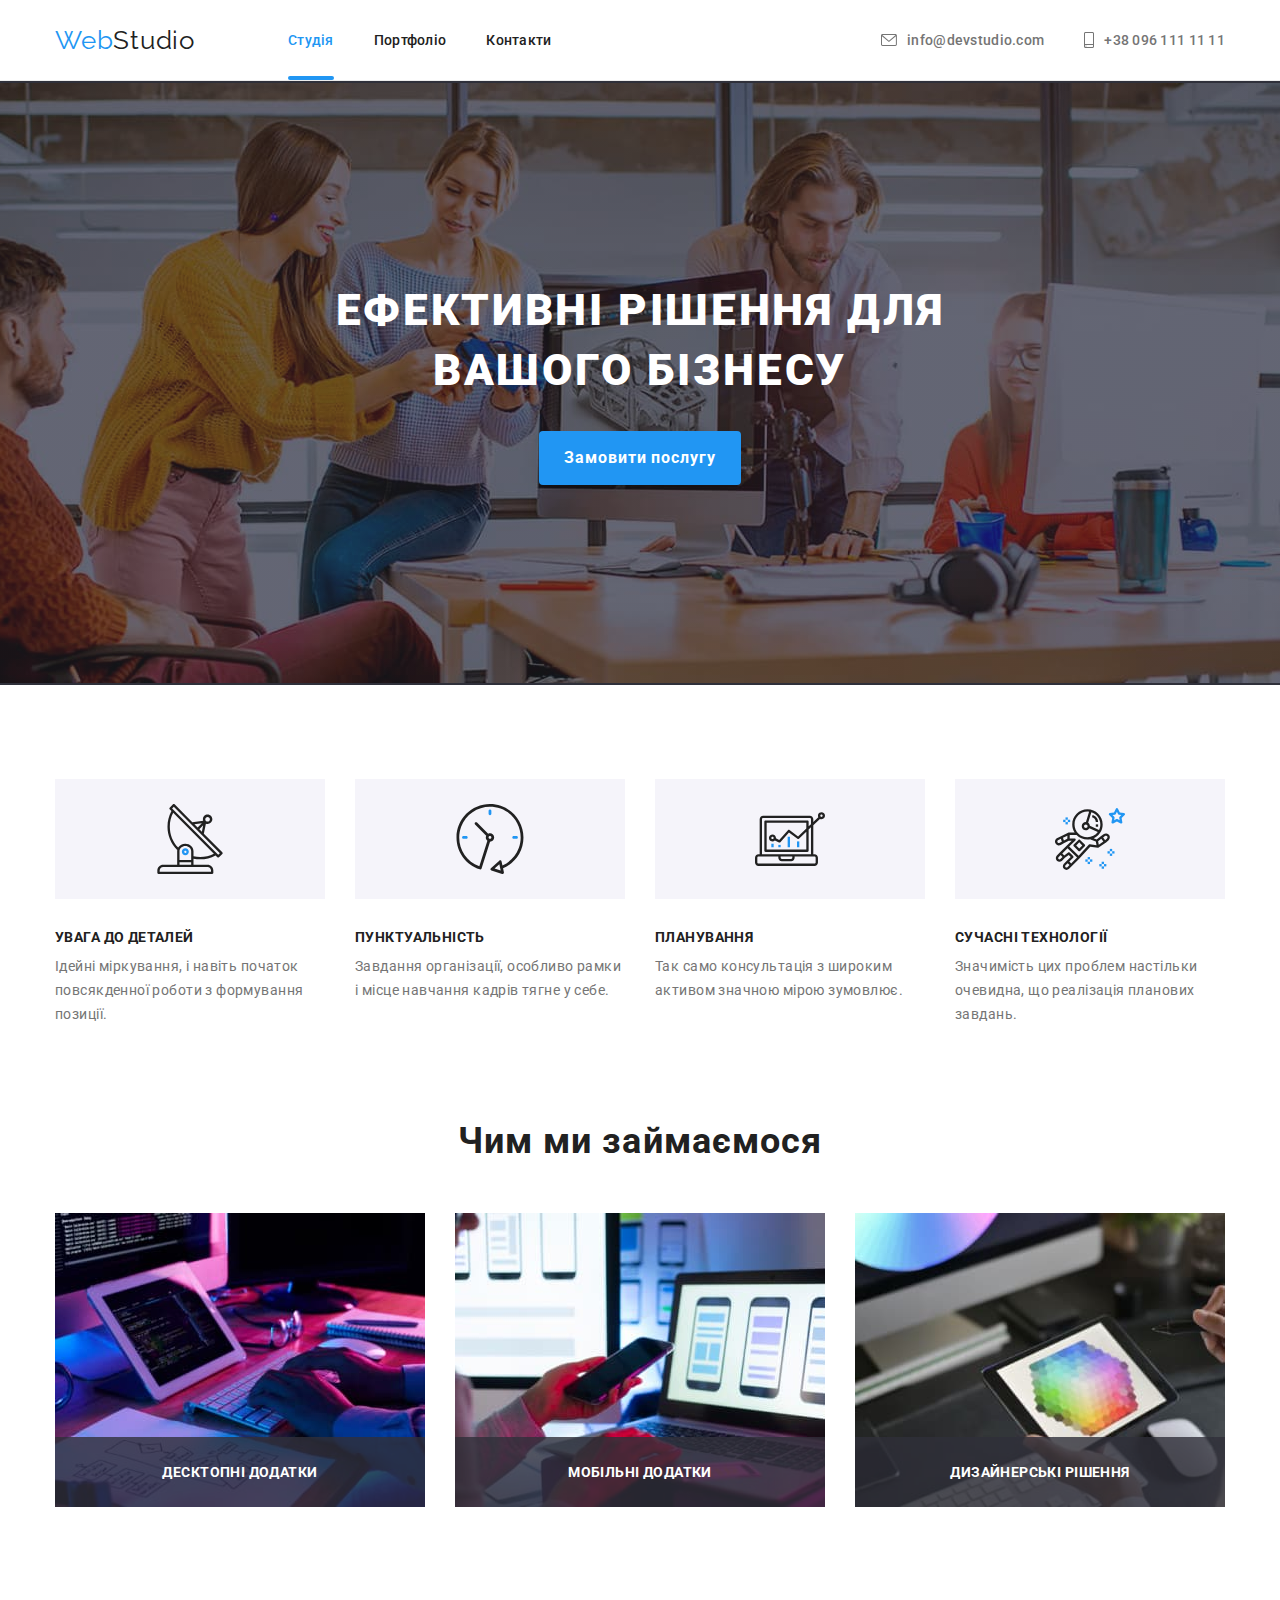
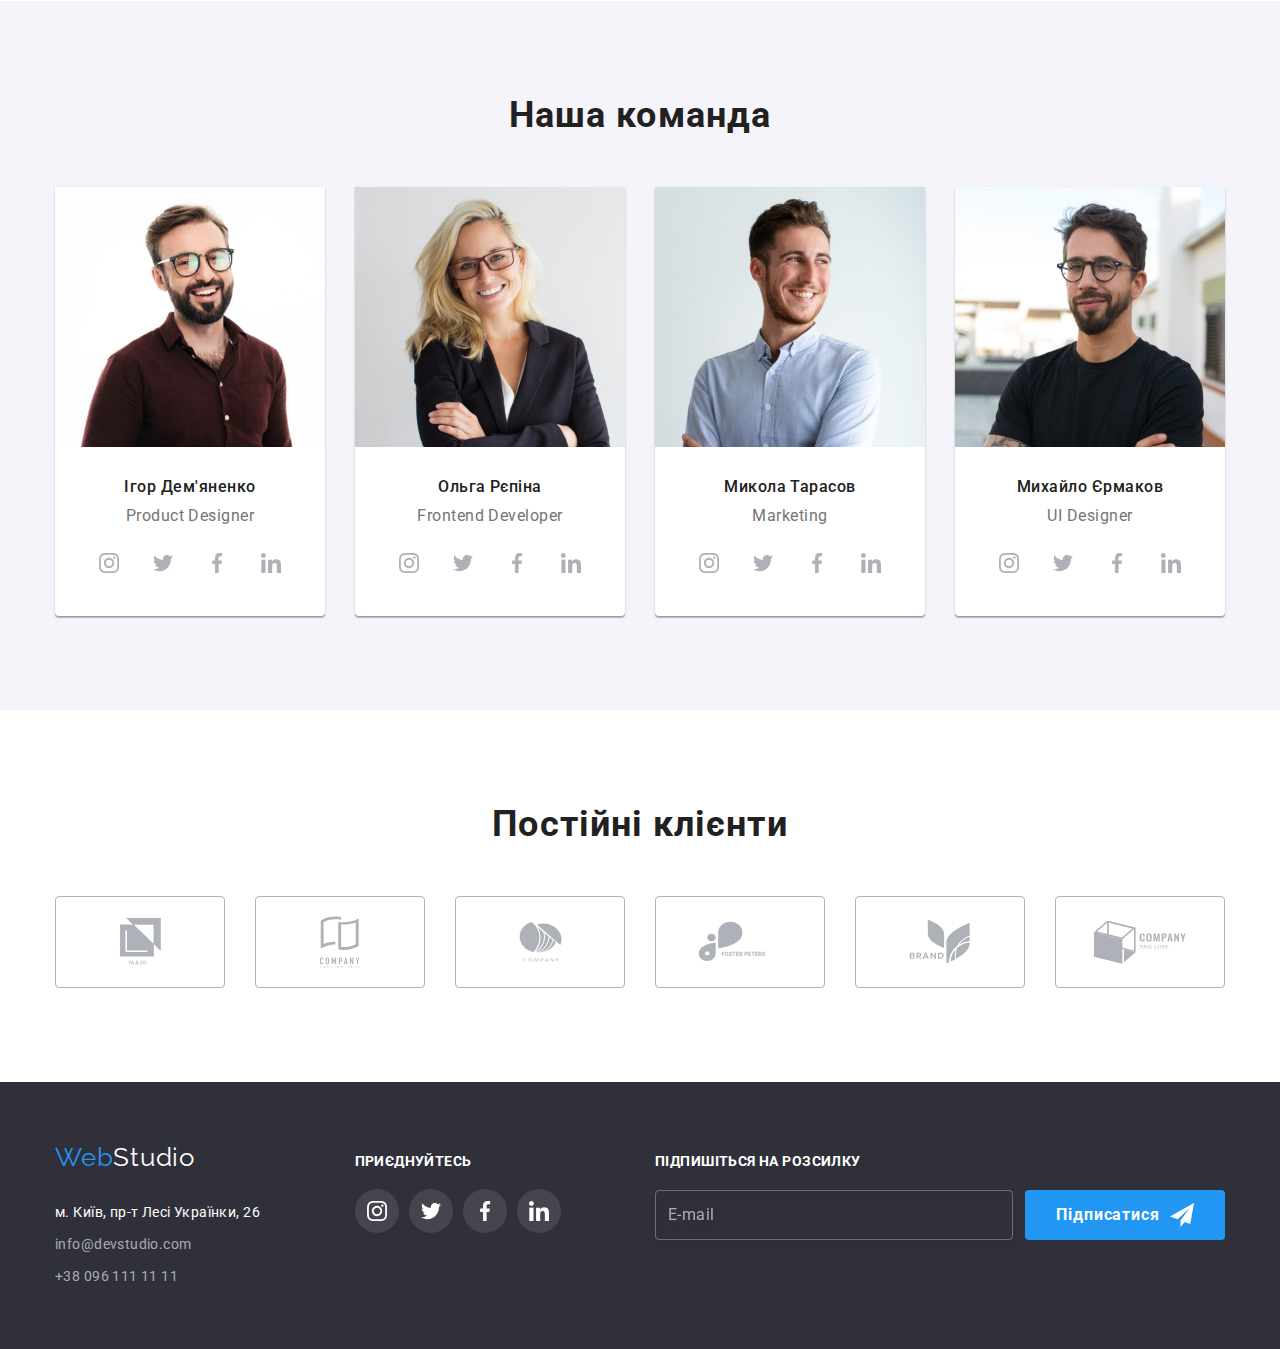
<file: index.html>
<!DOCTYPE html>
<html lang="uk">
  <head>
    <meta charset="UTF-8" />
    <meta http-equiv="X-UA-Compatible" content="IE=edge" />
    <meta name="viewport" content="width=device-width, initial-scale=1.0" />
    <title>Студія</title>
    <link rel="preconnect" href="https://fonts.googleapis.com" />
    <link rel="preconnect" href="https://fonts.gstatic.com" crossorigin />
    <link
      href="https://fonts.googleapis.com/css2?family=Raleway:wght@700&family=Roboto:wght@400;500;700;900&display=swap"
      rel="stylesheet"
    />
    <link
      rel="stylesheet"
      href="https://cdnjs.cloudflare.com/ajax/libs/modern-normalize/1.1.0/modern-normalize.min.css"
    />
    <link rel="stylesheet" href="./css/styles.css" />
    <link
      rel="stylesheet"
      href="https://cdnjs.cloudflare.com/ajax/libs/animate.css/4.1.1/animate.min.css"
    />
  </head>
  <body>
    <header class="page-header">
      <div class="header-wrapper">
        <div class="container header">
          <nav class="site-nav">
            <a href="/" class="logo-link"> <span class="logo-accent">Web</span>Studio </a>

            <ul class="site-nav list">
              <li class="item"><a href="./index.html" class="current nav-link">Студія</a></li>
              <li class="item"><a href="./portfolio.html" class="nav-link">Портфоліо</a></li>
              <li class="item"><a href="#" class="nav-link">Контакти</a></li>
            </ul>
          </nav>

          <ul class="contacts list">
            <li class="contacts-item">
              <a href="mailto:info@devstudio.com" class="nav-link contacts">
                <svg width="16" height="12" class="contacts-icon">
                  <use href="./images/icons.svg#icon-envelope"></use>
                </svg>
                info@devstudio.com</a
              >
            </li>

            <li class="contacts-item">
              <a href="tel:+380961111111" class="nav-link contacts">
                <svg class="contacts-icon" width="10" height="16">
                  <use href="./images/icons.svg#icon-smartphone"></use>
                </svg>

                +38 096 111 11 11</a
              >
            </li>
          </ul>
        </div>
      </div>
    </header>

    <main>
      <section class="section hero">
        <h1 class="hero-title">
          Ефективні рішення для <br />
          вашого бізнесу
        </h1>
        <button type="button" data-modal-open class="button hero">Замовити послугу</button>
      </section>

      <section class="section qualities">
        <div class="container">
          <h2 class="visually-hidden">Наші цінності</h2>

          <ul class="qualities list">
            <li class="quality-item">
              <div class="quality-display">
                <svg class="quality-icon" height="70" width="70">
                  <use href="./images/icons.svg#icon-antenna1"></use>
                </svg>
              </div>
              <h3 class="quality-title">УВАГА ДО ДЕТАЛЕЙ</h3>
              <p class="quality-text">
                Ідейні міркування, і навіть початок повсякденної роботи з формування позиції.
              </p>
            </li>
            <li class="quality-item">
              <div class="quality-display">
                <svg class="quality-icon" height="70" width="70">
                  <use href="./images/icons.svg#icon-clock1"></use>
                </svg>
              </div>
              <h3 class="quality-title">ПУНКТУАЛЬНІСТЬ</h3>
              <p class="quality-text">
                Завдання організації, особливо рамки і місце навчання кадрів тягне у себе.
              </p>
            </li>
            <li class="quality-item">
              <div class="quality-display">
                <svg class="quality-icon" height="70" width="70">
                  <use href="./images/icons.svg#icon-diagram1"></use>
                </svg>
              </div>
              <h3 class="quality-title">ПЛАНУВАННЯ</h3>
              <p class="quality-text">
                Так само консультація з широким активом значною мірою зумовлює.
              </p>
            </li>
            <li class="quality-item">
              <div class="quality-display">
                <svg class="quality-icon" height="70" width="70">
                  <use href="./images/icons.svg#icon-astronaut1"></use>
                </svg>
              </div>
              <h3 class="quality-title">СУЧАСНІ ТЕХНОЛОГІЇ</h3>
              <p class="quality-text">
                Значимість цих проблем настільки очевидна, що реалізація планових завдань.
              </p>
            </li>
          </ul>
        </div>
      </section>

      <section class="section activities">
        <div class="container">
          <h2 class="section-title">Чим ми займаємося</h2>
          <ul class="activities list">
            <li class="activities item">
              <div class="activities-wrapper">
                <img src="./images/img1.jpg" alt="Десктопні додатки" width="370" />
                <div class="activities-overlay">
                  <p>Десктопні додатки</p>
                </div>
              </div>
            </li>
            <li class="activities item">
              <div class="activities-wrapper">
                <img src="./images/img2.jpg" alt="Мобільні додатки" width="370" />
                <div class="activities-overlay">
                  <p>Мобільні додатки</p>
                </div>
              </div>
            </li>
            <li class="activities item">
              <div class="activities-wrapper">
                <img src="./images/img3.jpg" alt="Дизайнерські рішення" width="370" />
                <div class="activities-overlay">
                  <p>Дизайнерські рішення</p>
                </div>
              </div>
            </li>
          </ul>
        </div>
      </section>

      <section class="section team">
        <div class="container">
          <h2 class="section-title">Наша команда</h2>

          <ul class="cards list">
            <li class="item">
              <img src="./images/team1.jpg" alt="Фото Ігора Дем'яненко" width="270" />
              <div class="card content">
                <h3 class="card-title">Ігор Дем'яненко</h3>
                <p class="card-text">Product Designer</p>
                <ul class="socials list">
                  <li class="socials-item">
                    <a href="#" class="socials-link">
                      <svg width="20" height="20" class="socials-icon">
                        <use href="./images/icons.svg#icon-instagram"></use>
                      </svg>
                    </a>
                  </li>
                  <li class="socials-item">
                    <a href="#" class="socials-link">
                      <svg width="20" height="20" class="socials-icon">
                        <use href="./images/icons.svg#icon-twitter"></use>
                      </svg>
                    </a>
                  </li>
                  <li class="socials-item">
                    <a href="#" class="socials-link">
                      <svg width="20" height="20" class="socials-icon">
                        <use href="./images/icons.svg#icon-facebook"></use>
                      </svg>
                    </a>
                  </li>
                  <li class="socials-item">
                    <a href="#" class="socials-link">
                      <svg width="20" height="20" class="socials-icon">
                        <use href="./images/icons.svg#icon-linkedin"></use>
                      </svg>
                    </a>
                  </li>
                </ul>
              </div>
            </li>
            <li class="item">
              <img src="./images/team2.jpg" alt="Фото Ольги Рєпіної" width="270" />
              <div class="card content">
                <h3 class="card-title">Ольга Рєпіна</h3>
                <p class="card-text">Frontend Developer</p>
                <ul class="socials list">
                  <li class="socials-item">
                    <a href="#" class="socials-link">
                      <svg width="20" height="20" class="socials-icon">
                        <use href="./images/icons.svg#icon-instagram"></use>
                      </svg>
                    </a>
                  </li>
                  <li class="socials-item">
                    <a href="#" class="socials-link">
                      <svg width="20" height="20" class="socials-icon">
                        <use href="./images/icons.svg#icon-twitter"></use>
                      </svg>
                    </a>
                  </li>
                  <li class="socials-item">
                    <a href="#" class="socials-link">
                      <svg width="20" height="20" class="socials-icon">
                        <use href="./images/icons.svg#icon-facebook"></use>
                      </svg>
                    </a>
                  </li>
                  <li class="socials-item">
                    <a href="#" class="socials-link">
                      <svg width="20" height="20" class="socials-icon">
                        <use href="./images/icons.svg#icon-linkedin"></use>
                      </svg>
                    </a>
                  </li>
                </ul>
              </div>
            </li>
            <li class="item">
              <img src="./images/team3.jpg" alt="Фото Миколи Тарасова" width="270" />
              <div class="card content">
                <h3 class="card-title">Микола Тарасов</h3>
                <p class="card-text">Marketing</p>
                <ul class="socials list">
                  <li class="socials-item">
                    <a href="#" class="socials-link">
                      <svg width="20" height="20" class="socials-icon">
                        <use href="./images/icons.svg#icon-instagram"></use>
                      </svg>
                    </a>
                  </li>
                  <li class="socials-item">
                    <a href="#" class="socials-link">
                      <svg width="20" height="20" class="socials-icon">
                        <use href="./images/icons.svg#icon-twitter"></use>
                      </svg>
                    </a>
                  </li>
                  <li class="socials-item">
                    <a href="#" class="socials-link">
                      <svg width="20" height="20" class="socials-icon">
                        <use href="./images/icons.svg#icon-facebook"></use>
                      </svg>
                    </a>
                  </li>
                  <li class="socials-item">
                    <a href="#" class="socials-link">
                      <svg width="20" height="20" class="socials-icon">
                        <use href="./images/icons.svg#icon-linkedin"></use>
                      </svg>
                    </a>
                  </li>
                </ul>
              </div>
            </li>
            <li class="item">
              <img src="./images/team4.jpg" alt="Фото Михайла Єрмакова" width="270" />
              <div class="card content">
                <h3 class="card-title">Михайло Єрмаков</h3>
                <p class="card-text">UI Designer</p>
                <ul class="socials list">
                  <li class="socials-item">
                    <a href="#" class="socials-link">
                      <svg width="20" height="20" class="socials-icon">
                        <use href="./images/icons.svg#icon-instagram"></use>
                      </svg>
                    </a>
                  </li>
                  <li class="socials-item">
                    <a href="#" class="socials-link">
                      <svg width="20" height="20" class="socials-icon">
                        <use href="./images/icons.svg#icon-twitter"></use>
                      </svg>
                    </a>
                  </li>
                  <li class="socials-item">
                    <a href="#" class="socials-link">
                      <svg width="20" height="20" class="socials-icon">
                        <use href="./images/icons.svg#icon-facebook"></use>
                      </svg>
                    </a>
                  </li>
                  <li class="socials-item">
                    <a href="#" class="socials-link">
                      <svg width="20" height="20" class="socials-icon">
                        <use href="./images/icons.svg#icon-linkedin"></use>
                      </svg>
                    </a>
                  </li>
                </ul>
              </div>
            </li>
          </ul>
        </div>
      </section>

      <section class="section">
        <div class="container">
          <h2 class="section-title">Постійні клієнти</h2>
          <ul class="clients list">
            <li class="clients-item">
              <a href="#" class="clients-link">
                <svg class="clients-logo" width="41" height="46.7">
                  <use href="./images/icons.svg#icon-logo1"></use></svg
              ></a>
            </li>
            <li class="clients-item">
              <a href="#" class="clients-link"
                ><svg class="clients-logo" width="40" height="52">
                  <use href="./images/icons.svg#icon-logo2"></use></svg
              ></a>
            </li>
            <li class="clients-item">
              <a href="#" class="clients-link"
                ><svg class="clients-logo" width="43" height="41">
                  <use href="./images/icons.svg#icon-logo3"></use></svg
              ></a>
            </li>
            <li class="clients-item">
              <a href="#" class="clients-link"
                ><svg class="clients-logo" width="84" height="40.6">
                  <use href="./images/icons.svg#icon-logo4"></use></svg
              ></a>
            </li>
            <li class="clients-item">
              <a href="#" class="clients-link"
                ><svg class="clients-logo" width="62" height="45">
                  <use href="./images/icons.svg#icon-logo5"></use></svg
              ></a>
            </li>
            <li class="clients-item">
              <a href="#" class="clients-link"
                ><svg class="clients-logo" width="94" height="44">
                  <use href="./images/icons.svg#icon-logo6"></use></svg
              ></a>
            </li>
          </ul>
        </div>
      </section>
    </main>

    <footer class="page-footer">
      <section class="section footer">
        <div class="container">
          <div class="container-socials">
            <div>
              <a href="/" class="logo-link footer">
                <span class="logo-accent">Web</span><span class="logo-footer">Studio</span>
              </a>

              <address class="address">
                <ul class="address list">
                  <li class="address item">
                    <a
                      href="https://goo.gl/maps/CPtrU1FHBa2aNyZL9"
                      target="_blank"
                      rel="noopener
                    noreferrer nofollow"
                      class="address-link map"
                      >м. Київ, пр-т Лесі Українки, 26</a
                    >
                  </li>
                  <li class="address item">
                    <a href="mailto:info@devstudio.com" class="address-link">info@devstudio.com</a>
                  </li>
                  <li class="address item">
                    <a href="tel:+380961111111" class="address-link">+38 096 111 11 11</a>
                  </li>
                </ul>
              </address>
            </div>

            <div class="socials">
              <span class="footer-socials">приєднуйтесь</span>

              <ul class="socials-secondary list">
                <li class="socials-item">
                  <a href="#" class="socials-link secondary">
                    <svg width="20" height="20" class="socials-icon">
                      <use href="./images/icons.svg#icon-instagram"></use>
                    </svg>
                  </a>
                </li>
                <li class="socials-item">
                  <a href="#" class="socials-link secondary">
                    <svg width="20" height="20" class="socials-icon">
                      <use href="./images/icons.svg#icon-twitter"></use>
                    </svg>
                  </a>
                </li>
                <li class="socials-item">
                  <a href="#" class="socials-link secondary">
                    <svg width="20" height="20" class="socials-icon">
                      <use href="./images/icons.svg#icon-facebook"></use>
                    </svg>
                  </a>
                </li>
                <li class="socials-item">
                  <a href="#" class="socials-link secondary">
                    <svg width="20" height="20" class="socials-icon">
                      <use href="./images/icons.svg#icon-linkedin"></use>
                    </svg>
                  </a>
                </li>
              </ul>
            </div>

            <form class="footer-form">
              <div class="input-wrapper">
                <label for="ad-mail" class="footer-field-label">Підпишіться на розсилку</label>
                <input type="text" class="footer-field-input" id="ad-mail" placeholder="E-mail" />
              </div>
              <div class="button-wrapper">
                <button type="submit" class="footer-submit button">
                  <p>Підписатися</p>
                  <svg class="footer-submit icon" width="24" height="24">
                    <use href="./images/icons.svg#icon-send"></use>
                  </svg>
                </button>
              </div>
            </form>
          </div>
        </div>
      </section>
    </footer>

    <div class="backdrop is-hidden" data-modal>
      <div class="modal">
        <div class="modal-container">
          <button type="button" data-modal-close class="modal-button">
            <svg class="close-icon" width="11" height="11">
              <use href="./images/icons.svg#icon-close"></use>
            </svg>
          </button>
          <h2>Залиште свої дані, ми вам передзвонимо</h2>

          <form name="contact-form" autocomplete="on" class="modal-form">
            <label class="form-field-label" for="user-name">Ім'я</label>
            <div class="form-field">
              <input
                class="form-field-input"
                type="text"
                id="user-name"
                name="user-name"
                required
                title="Значення повинно бути від 2х до 20и, написано кирилицею та мати Ім'я і Фамілію"
                pattern="^[Є-Яа-ї]+\s[Є-Яа-ї]+$"
              />
              <svg class="form-field-icon" width="18" height="18">
                <use href="./images/icons.svg#icon-username"></use>
              </svg>
            </div>

            <label class="form-field-label" for="user-phone">Телефон</label>
            <div class="form-field">
              <input
                class="form-field-input"
                type="tel"
                id="user-phone"
                name="user-phone"
                required
              />
              <svg class="form-field-icon" width="18" height="18">
                <use href="./images/icons.svg#icon-telephone"></use>
              </svg>
            </div>

            <label class="form-field-label" for="user-mail">Пошта</label>
            <div class="form-field">
              <input class="form-field-input" type="email" id="user-mail" name="user-mail" />
              <svg class="form-field-icon" width="18" height="18">
                <use href="./images/icons.svg#icon-email"></use>
              </svg>
            </div>

            <label class="form-field-label" for="user-comment">Коментар</label>
            <textarea
              class="form-field-textarea"
              name="user-comment"
              id="user-comment"
              placeholder="Введіть текст"
            ></textarea>

            <div class="terms checkbox">
              <input
                type="checkbox"
                name="terms-checkbox"
                id="terms-checkbox"
                class="terms-checkbox"
              />
              <svg class="check-icon" width="16" height="15" for="terms-checkbox">
                <use href="./images/icons.svg#icon-check"></use>
              </svg>
              <label for="terms-checkbox" class="terms-label"
                >Погоджуюся з розсилкою та приймаю<a href="#" class="terms-link"
                  >Умови договору</a
                ></label
              >
            </div>

            <button type="submit" class="form-submit button">
              <p>Відправити</p>
            </button>
          </form>
        </div>
      </div>
    </div>
    <script src="./js/modal.js"></script>
  </body>
</html>
</file>
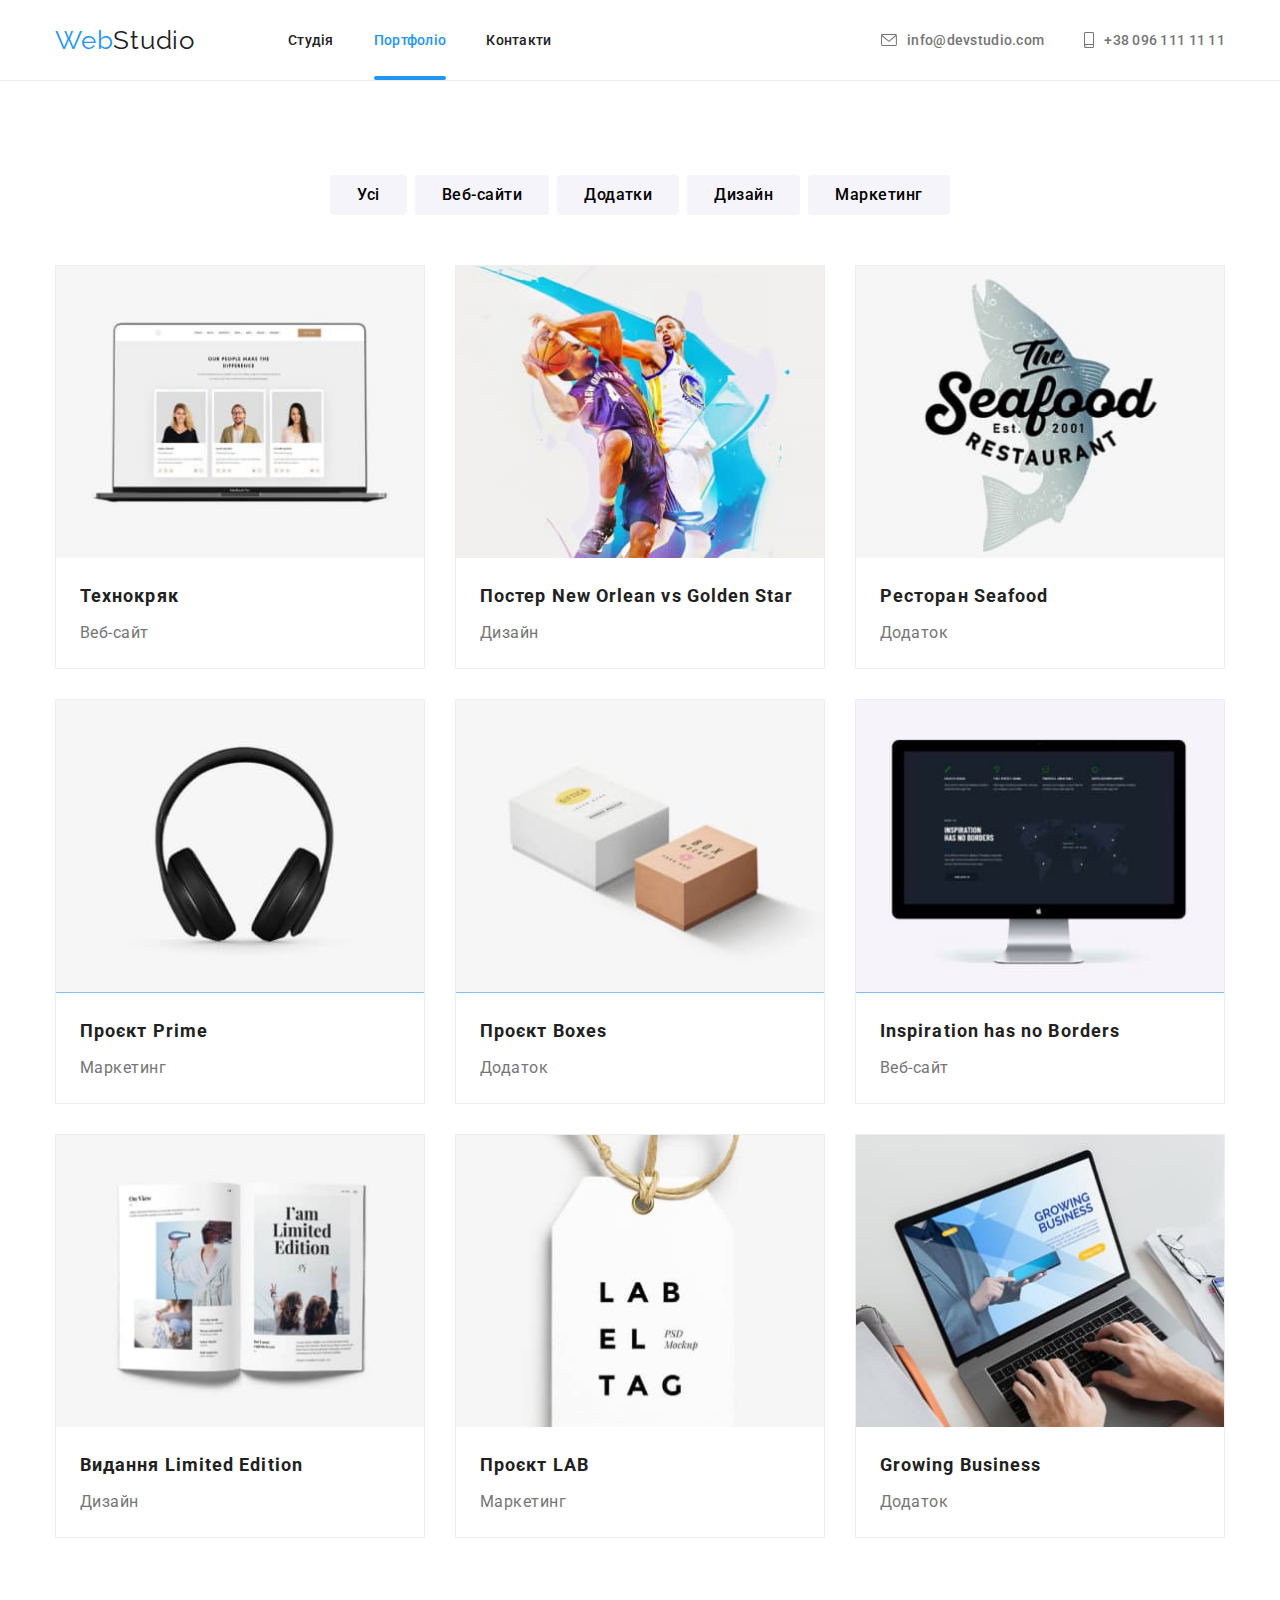
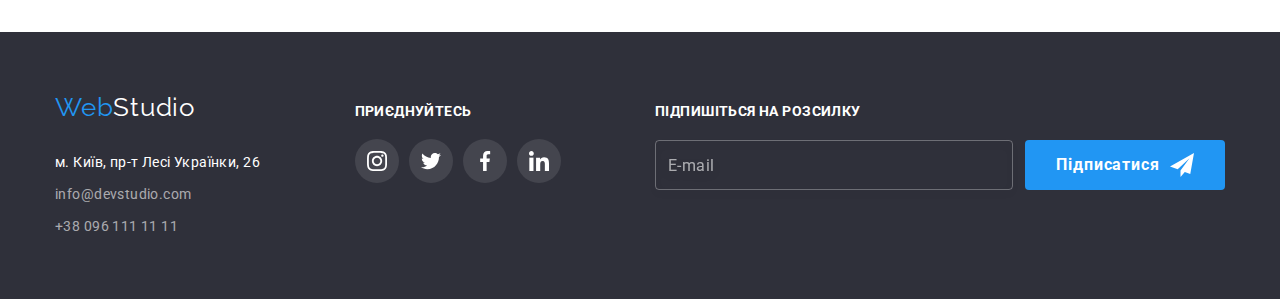
<file: portfolio.html>
<!DOCTYPE html>
<html lang="uk">
  <head>
    <meta charset="UTF-8" />
    <meta http-equiv="X-UA-Compatible" content="IE=edge" />
    <meta name="viewport" content="width=device-width, initial-scale=1.0" />
    <title>Портфоліо</title>
    <link rel="preconnect" href="https://fonts.googleapis.com" />
    <link rel="preconnect" href="https://fonts.gstatic.com" crossorigin />
    <link
      href="https://fonts.googleapis.com/css2?family=Raleway:wght@700&family=Roboto:wght@400;500;700;900&display=swap"
      rel="stylesheet"
    />
    <link
      rel="stylesheet"
      href="https://cdnjs.cloudflare.com/ajax/libs/modern-normalize/1.1.0/modern-normalize.min.css"
    />
    <link rel="stylesheet" href="./css/styles.css" />
    <link
      rel="stylesheet"
      href="https://cdnjs.cloudflare.com/ajax/libs/animate.css/4.1.1/animate.min.css"
    />
  </head>
  <body>
    <header class="page-header">
      <div class="header-wrapper">
        <div class="container header">
          <nav class="site-nav">
            <a href="/" class="logo-link"> <span class="logo-accent">Web</span>Studio </a>

            <ul class="site-nav list">
              <li class="item"><a href="./index.html" class="nav-link">Студія</a></li>
              <li class="item">
                <a href="./portfolio.html" class="current nav-link">Портфоліо</a>
              </li>
              <li class="item"><a href="#" class="nav-link">Контакти</a></li>
            </ul>
          </nav>

          <ul class="contacts list">
            <li class="contacts-item">
              <a href="mailto:info@devstudio.com" class="nav-link contacts">
                <svg width="16" height="12" class="contacts-icon">
                  <use href="./images/icons.svg#icon-envelope"></use>
                </svg>
                info@devstudio.com</a
              >
            </li>

            <li class="contacts-item">
              <a href="tel:+380961111111" class="nav-link contacts">
                <svg class="contacts-icon" width="10" height="16">
                  <use href="./images/icons.svg#icon-smartphone"></use>
                </svg>

                +38 096 111 11 11</a
              >
            </li>
          </ul>
        </div>
      </div>
    </header>

    <main>
      <h1 class="visually-hidden">Портфоліо WebStudio</h1>
      <section class="section portfolio">
        <div class="container">
          <h2 class="visually-hidden">Фільтри</h2>
          <ul class="filter list">
            <li class="filter item"><button type="button" class="button filter">Усі</button></li>
            <li class="filter item">
              <button type="button" class="button filter">Веб-сайти</button>
            </li>
            <li class="filter item">
              <button type="button" class="button filter">Додатки</button>
            </li>
            <li class="filter item"><button type="button" class="button filter">Дизайн</button></li>
            <li class="filter item">
              <button type="button" class="button filter">Маркетинг</button>
            </li>
          </ul>
          <h2 class="visually-hidden">Проєкти WebStudio</h2>
          <ul class="projects list">
            <li class="projects item">
              <div class="project-image">
                <img src="./images/project1.jpg" alt="Веб-сайт Технокряку" width="370px" />
                <div class="project-overlay">
                  <p>
                    Ресурс пропонує комплексні пропозиції з різним рівнем функціоналу та сервісів.
                    Все це дозволить відвідувачу отримати вичерпні відомості про компанію чи
                    приватну особу.
                  </p>
                </div>
              </div>
              <div class="project-fill">
                <h3 class="project-title">Технокряк</h3>
                <p class="project-text">Веб-сайт</p>
              </div>
            </li>
            <li class="projects item">
              <div class="project-image">
                <img
                  src="./images/project2.jpg"
                  alt="Постер New Orlean vs Golden Star"
                  width="370px"
                />
                <div class="project-overlay">
                  <p>
                    Lorem ipsum dolor sit amet consectetur adipisicing elit. Laudantium esse tenetur
                    provident numquam repudiandae maxime alias? Mollitia dignissimos optio a beatae
                    reiciendis?
                  </p>
                </div>
              </div>

              <div class="project-fill">
                <h3 class="project-title">Постер New Orlean vs Golden Star</h3>
                <p class="project-text">Дизайн</p>
              </div>
            </li>
            <li class="projects item">
              <div class="project-image">
                <img src="./images/project3.jpg" alt="Лого ресторану Seafood" width="370px" />
                <div class="project-overlay">
                  <p>
                    Lorem ipsum dolor sit amet consectetur, adipisicing elit. Odio quisquam odit aut
                    consequuntur itaque commodi, suscipit numquam fuga sequi totam error at.
                  </p>
                </div>
              </div>

              <div class="project-fill">
                <h3 class="project-title">Ресторан Seafood</h3>
                <p class="project-text">Додаток</p>
              </div>
            </li>
            <li class="projects item">
              <div class="project-image">
                <img src="./images/project4.jpg" alt="Навушники Prime" width="370px" />
                <div class="project-overlay">
                  <p>
                    Lorem ipsum dolor sit amet consectetur, adipisicing elit. Odio quisquam odit aut
                    consequuntur itaque commodi, suscipit numquam fuga sequi totam error at.
                  </p>
                </div>
              </div>

              <div class="project-fill">
                <h3 class="project-title">Проєкт Prime</h3>
                <p class="project-text">Маркетинг</p>
              </div>
            </li>
            <li class="projects item">
              <div class="project-image">
                <img src="./images/project5.jpg" alt="Лого проєкту Boxes" width="370px" />
                <div class="project-overlay">
                  <p>
                    Lorem ipsum dolor sit amet consectetur, adipisicing elit. Odio quisquam odit aut
                    consequuntur itaque commodi, suscipit numquam fuga sequi totam error at.
                  </p>
                </div>
              </div>

              <div class="project-fill">
                <h3 class="project-title">Проєкт Boxes</h3>
                <p class="project-text">Додаток</p>
              </div>
            </li>
            <li class="projects item">
              <div class="project-image">
                <img
                  src="./images/project6.jpg"
                  alt="Веб-сайт Inspiration has no borders"
                  width="370px"
                />
                <div class="project-overlay">
                  <p>
                    Lorem ipsum dolor sit amet consectetur, adipisicing elit. Odio quisquam odit aut
                    consequuntur itaque commodi, suscipit numquam fuga sequi totam error at.
                  </p>
                </div>
              </div>

              <div class="project-fill">
                <h3 class="project-title">Inspiration has no Borders</h3>
                <p class="project-text">Веб-сайт</p>
              </div>
            </li>
            <li class="projects item">
              <div class="project-image">
                <img src="./images/project7.jpg" alt="Журнал Limited Edition" width="370px" />
                <div class="project-overlay">
                  <p>
                    Lorem ipsum dolor sit amet consectetur, adipisicing elit. Odio quisquam odit aut
                    consequuntur itaque commodi, suscipit numquam fuga sequi totam error at.
                  </p>
                </div>
              </div>

              <div class="project-fill">
                <h3 class="project-title">Видання Limited Edition</h3>
                <p class="project-text">Дизайн</p>
              </div>
            </li>
            <li class="projects item">
              <div class="project-image">
                <img src="./images/project8.jpg" alt="Проєкт LAB" width="370px" />
                <div class="project-overlay">
                  <p>
                    Lorem ipsum dolor sit amet consectetur, adipisicing elit. Odio quisquam odit aut
                    consequuntur itaque commodi, suscipit numquam fuga sequi totam error at.
                  </p>
                </div>
              </div>

              <div class="project-fill">
                <h3 class="project-title">Проєкт LAB</h3>
                <p class="project-text">Маркетинг</p>
              </div>
            </li>
            <li class="projects item">
              <div class="project-image">
                <img src="./images/project9.jpg" alt="Додаток Growing Business" width="370px" />
                <div class="project-overlay">
                  <p>
                    Lorem ipsum dolor sit amet consectetur, adipisicing elit. Odio quisquam odit aut
                    consequuntur itaque commodi, suscipit numquam fuga sequi totam error at.
                  </p>
                </div>
              </div>

              <div class="project-fill">
                <h3 class="project-title">Growing Business</h3>
                <p class="project-text">Додаток</p>
              </div>
            </li>
          </ul>
        </div>
      </section>
    </main>

    <footer class="page-footer">
      <section class="section footer">
        <div class="container">
          <div class="container-socials">
            <div>
              <a href="/" class="logo-link footer">
                <span class="logo-accent">Web</span><span class="logo-footer">Studio</span>
              </a>

              <address class="address">
                <ul class="address list">
                  <li class="address item">
                    <a
                      href="https://goo.gl/maps/CPtrU1FHBa2aNyZL9"
                      target="_blank"
                      rel="noopener
                    noreferrer nofollow"
                      class="address-link map"
                      >м. Київ, пр-т Лесі Українки, 26</a
                    >
                  </li>
                  <li class="address item">
                    <a href="mailto:info@devstudio.com" class="address-link">info@devstudio.com</a>
                  </li>
                  <li class="address item">
                    <a href="tel:+380961111111" class="address-link">+38 096 111 11 11</a>
                  </li>
                </ul>
              </address>
            </div>

            <div class="socials">
              <span class="footer-socials">приєднуйтесь</span>

              <ul class="socials-secondary list">
                <li class="socials-item">
                  <a href="#" class="socials-link secondary">
                    <svg width="20" height="20" class="socials-icon">
                      <use href="./images/icons.svg#icon-instagram"></use>
                    </svg>
                  </a>
                </li>
                <li class="socials-item">
                  <a href="#" class="socials-link secondary">
                    <svg width="20" height="20" class="socials-icon">
                      <use href="./images/icons.svg#icon-twitter"></use>
                    </svg>
                  </a>
                </li>
                <li class="socials-item">
                  <a href="#" class="socials-link secondary">
                    <svg width="20" height="20" class="socials-icon">
                      <use href="./images/icons.svg#icon-facebook"></use>
                    </svg>
                  </a>
                </li>
                <li class="socials-item">
                  <a href="#" class="socials-link secondary">
                    <svg width="20" height="20" class="socials-icon">
                      <use href="./images/icons.svg#icon-linkedin"></use>
                    </svg>
                  </a>
                </li>
              </ul>
            </div>

            <form class="footer-form">
              <div class="input-wrapper">
                <label for="ad-mail" class="footer-field-label">Підпишіться на розсилку</label>
                <input type="text" class="footer-field-input" id="ad-mail" placeholder="E-mail" />
              </div>
              <div class="button-wrapper">
                <button type="submit" class="footer-submit button">
                  <p>Підписатися</p>
                  <svg class="footer-submit icon" width="24" height="24">
                    <use href="./images/icons.svg#icon-send"></use>
                  </svg>
                </button>
              </div>
            </form>
          </div>
        </div>
      </section>
    </footer>
  </body>
</html>
</file>
<file: css/styles.css>
:root {
  --color-primary: #212121;
  --color-secondary: #757575;
  --color-accent: #2196f3;
  --color-highlight: #ffffff;
  --background-primary: #f5f5f5;
  --background-secondary: #f5f4fa;
  --background-accent: #2f303a;
  --color-active: #188ce8;
  --background-body: #e5e5e5;
  --border-color: #eeeeee;
  --border-color-secondary: #ececec;
  --icon-default: #afb1b8;
  --input-border: rgba(33, 33, 33, 0.2);
}

html {
  box-sizing: border-box;
}

*,
*::before,
*::after {
  box-sizing: inherit;
}

body {
  margin: 0px;
  background-color: var(--background-body);
  color: var(--color-primary);
  font-family: 'Roboto', sans-serif;
}

img {
  display: block;
  max-width: 100%;
  height: auto;
}

h1,
h2,
h3,
h4,
h5,
h6,
p {
  margin: 0;
}

.container {
  width: 1200px;
  padding: 0 15px;
  margin-left: auto;
  margin-right: auto;
  /* outline: 2px solid tomato; */
}

.container.header {
  display: flex;
  align-items: center;
}

.button {
  border-radius: 4px;
  font-family: inherit;
  font-style: normal;

  display: inline-block;
  align-items: center;
  text-align: center;

  border: 1px solid transparent;
  cursor: pointer;
}

.list {
  list-style: none;
  padding: 0;
  margin: 0;
}

.section {
  background-color: var(--color-highlight);
  padding-bottom: 94px;
  padding-top: 94px;
}

.visually-hidden {
  position: absolute;
  white-space: nowrap;
  width: 1px;
  height: 1px;
  overflow: hidden;
  border: 0;
  padding: 0;
  clip: rect(0 0 0 0);
  clip-path: inset(50%);
  margin: -1px;
}

.page-header {
  border-bottom: 1px solid var(--border-color-secondary);
}

.site-nav {
  display: flex;
  align-items: center;
}

.site-nav .item:not(:last-child) {
  margin-right: 40px;
}

.contacts {
  font-weight: 500;
  font-size: 14px;
  line-height: 1.142;
  letter-spacing: 0.02em;
}

.contacts a {
  text-decoration: none;

  color: var(--color-secondary);
}

.contacts a:hover .contacts-icon,
.contacts a:focus .contacts-icon {
  color: var(--color-accent);
  fill: var(--color-accent);
}

.contacts-icon {
  fill: var(--color-secondary);
  margin-right: 10px;
}

.nav-link {
  font-style: normal;
  font-weight: 500;
  font-size: 14px;
  line-height: 1.142;
  letter-spacing: 0.02em;

  text-decoration: none;
  color: inherit;

  position: relative;

  transition-property: color;
  transition-duration: 250ms;
  transition-timing-function: cubic-bezier(0.4, 0, 0.2, 1);
}
.nav-link:hover,
.nav-link:focus {
  color: var(--color-accent);
}
.current {
  color: var(--color-accent);
}

.current::after {
  position: absolute;
  bottom: 0px;
  right: 0px;
  content: '';
  width: 100%;
  height: 4px;
  background-color: var(--color-accent);
  border-radius: 2px;
}

.contacts.list {
  display: flex;
  margin-left: auto;
}

.contacts-item:not(:last-child) {
  margin-right: 40px;
}

.nav-link,
.nav-link.contacts {
  padding-top: 32px;
  padding-bottom: 32px;
}

.nav-link.contacts {
  display: flex;
  align-items: center;
}

.logo-link {
  text-decoration: none;
  color: inherit;

  font-family: 'Raleway', sans-serif;
  font-style: normal;

  font-size: 26px;
  line-height: 1.192;
  letter-spacing: 0.03em;
  display: inline-block;

  margin-right: 93px;
}

.logo-accent {
  color: var(--color-accent);
}

.section.activities {
  padding-top: 0px;
}

.section.team {
  background-color: var(--background-secondary);
  padding-top: 94px;
}

.section.footer {
  background: var(--background-accent);
  padding-top: 60px;
  padding-bottom: 60px;
}

.header-wrapper {
  background: var(--color-highlight);
  padding: 0px;
}

.section.hero {
  background-color: var(--background-accent);
  text-align: center;
  padding-top: 200px;
  padding-bottom: 200px;

  background-image: linear-gradient(to right, rgba(47, 48, 58, 0.4), rgba(47, 48, 58, 0.4)),
    url(../images/herobg.jpg);
  background-repeat: no-repeat;
  background-position: center center;
}

.hero-title {
  margin-top: 0;
  margin-bottom: 30px;
  font-style: normal;
  font-weight: 900;
  font-size: 44px;
  line-height: 1.363;

  text-align: center;
  letter-spacing: 0.06em;
  text-transform: uppercase;

  color: var(--color-highlight);
}

.button.hero {
  box-shadow: 0px 4px 4px rgba(0, 0, 0, 0.15);
  padding: 11px 24px;
  min-width: 200px;
  letter-spacing: 0.06em;
  color: var(--color-highlight);
  background-color: var(--color-accent);
  font-weight: 700;
  font-size: 16px;
  line-height: 1.875;

  transition-property: background-color;
  transition-duration: 250ms;
  transition-timing-function: cubic-bezier(0.4, 0, 0.2, 1);
}

.button.hero:hover,
.button.hero:focus {
  background-color: var(--color-active);
}

.section-title {
  font-style: normal;
  font-size: 36px;
  line-height: 1.166;
  text-align: center;
  letter-spacing: 0.03em;
  margin-bottom: 50px;
  margin-top: 0px;
  color: var(--color-primary);
}

.qualities.list {
  display: flex;
}

.quality-item {
  width: calc((100% - 3 * 30px) / 4);
}

.quality-item:not(:last-child) {
  margin-right: 30px;
}

.quality-display {
  background-color: var(--background-secondary);
  display: flex;
  align-items: center;
  justify-content: center;
  height: 120px;
  margin-bottom: 30px;
}

.quality-icon {
  display: block;
  margin-left: auto;
  margin-right: auto;
}

.quality-title {
  align-items: center;

  font-style: normal;
  font-size: 14px;
  line-height: 1.142;
  letter-spacing: 0.03em;
  text-transform: uppercase;

  color: inherit;
  margin-top: 0px;
  margin-bottom: 10px;
}

.quality-text {
  font-style: normal;
  font-size: 14px;
  line-height: 1.714;

  letter-spacing: 0.03em;

  color: var(--color-secondary);

  display: inline-block;
  width: 270px;

  margin-top: 0;
  margin-bottom: 0;
  text-align: left;
}

.activities.list {
  display: flex;
}

.activities.item {
  width: calc((100%-2 * 30px) / 3);
}

.activities.item:not(:last-child) {
  margin-right: 30px;
}

.activities-wrapper {
  position: relative;
  overflow: hidden;
  width: 100%;
}

.activities-overlay {
  display: flex;
  justify-content: center;
  align-items: center;

  position: absolute;
  bottom: 0;
  width: 100%;
  height: 23.8%;
  background: rgba(47, 48, 58, 0.8);
}

.activities-overlay > p {
  font-family: 'Roboto', sans-serif;
  font-style: normal;
  font-weight: 700;
  font-size: 14px;
  line-height: 1.142;
  text-align: center;
  letter-spacing: 0.03em;
  text-transform: uppercase;
  color: #ffffff;
}

.cards.list {
  display: flex;
}

.cards .item {
  width: calc((100%-3 * 30px) / 4);
}

.cards .item:not(:last-child) {
  margin-right: 30px;
}

.card-title {
  font-style: normal;
  font-weight: 500;
  font-size: 16px;
  line-height: 1.1875;

  text-align: center;
  letter-spacing: 0.03em;

  color: inherit;

  margin-top: 0px;
  margin-bottom: 10px;
}

.card-text {
  font-style: normal;
  font-size: 16px;
  line-height: 1.1875;

  text-align: center;
  letter-spacing: 0.03em;

  color: var(--color-secondary);
  margin: 0;

  padding-bottom: 16px;
}

.socials.list {
  display: flex;
  align-items: center;
  justify-content: center;
  gap: 10px;
}

.socials-item {
  border-radius: 50%;
  width: 44px;
  height: 44px;
}

.socials-link {
  display: flex;
  width: 100%;
  height: 100%;
  justify-content: center;
  align-items: center;
  border-radius: 50%;
  fill: #afb1b8;

  transition-property: background-color, fill;
  transition-duration: 250ms;
  transition-timing-function: cubic-bezier(0.4, 0, 0.2, 1);
}

.socials-link:hover,
.socials-link:focus,
.socials-link:active {
  background-color: var(--color-accent);
  fill: var(--color-highlight);
}

.cards > .item {
  box-shadow: 0px 1px 3px rgba(0, 0, 0, 0.12), 0px 1px 1px rgba(0, 0, 0, 0.14),
    0px 2px 1px rgba(0, 0, 0, 0.2);
  border-radius: 0px 0px 4px 4px;
  border-bottom: 1px solid transparent;
  background-color: var(--color-highlight);
}

.card.content {
  padding-bottom: 30px;
  padding-top: 30px;
}

.clients.list {
  display: flex;
  gap: 30px;
}

.clients-item {
  height: 92px;
  width: 170px;
}

.clients-link {
  height: 100%;
  width: 100%;

  display: flex;
  justify-content: center;
  align-items: center;

  border: 1px solid #afb1b8;
  border-radius: 4px;
  fill: #afb1b8;

  padding-top: 16px;
  padding-bottom: 16px;
  padding-left: 32px;
  padding-right: 32px;

  transition-property: border-color, fill;
  transition-duration: 250ms;
  transition-timing-function: cubic-bezier(0.4, 0, 0.2, 1);
}

.clients-link:hover,
.clients-link:active,
.clients-link:focus {
  border-color: var(--color-accent);
  fill: var(--color-accent);
}

.logo-link.footer {
  padding-right: 0px;
  padding-bottom: 28px;
  margin-right: 0;
}

.logo-footer {
  color: var(--color-highlight);
}

.address {
  font-style: normal;

  font-size: 14px;
  line-height: 1.71;
  letter-spacing: 0.03em;
}

.address.item:not(:last-child) {
  margin-bottom: 8px;
}

.address-link {
  text-decoration: none;
  display: inline-block;
  color: rgba(255, 255, 255, 0.6);

  transition-property: color;
  transition-duration: 250ms;
  transition-timing-function: cubic-bezier(0.4, 0, 0.2, 1);
}

.address-link.map:hover,
.address-link:hover,
.address-link.map:focus,
.address-link:focus,
.address-link.map:active,
.address-link:active {
  color: var(--color-accent);
}

.address-link.map {
  color: var(--color-highlight);
}

.container-socials {
  display: flex;
  gap: 70px;
  align-items: baseline;
  justify-content: space-between;
}

.footer-socials {
  display: inline-block;
  font-weight: 700;
  font-size: 14px;
  line-height: 16px;
  letter-spacing: 0.03em;
  text-transform: uppercase;

  color: #ffffff;

  margin-bottom: 20px;
}

.socials-secondary {
  display: flex;
  gap: 10px;
}

.socials-link.secondary {
  fill: var(--color-highlight);
  background-color: rgba(255, 255, 255, 0.1);

  transition-property: background-color;
  transition-duration: 250ms;
  transition-timing-function: cubic-bezier(0.4, 0, 0.2, 1);
}

.socials-link.secondary:hover,
.socials-link.secondary:active,
.socials-link.secondary:focus {
  background-color: var(--color-accent);
}

.footer-form {
  display: flex;
}

.input-wrapper {
    margin-right: 12px;
    width:358px ;
}



.footer-field-label {
  margin-bottom: 20px;
  display: inline-block;


  font-weight: 700;
font-size: 14px;
line-height: 1.14;
letter-spacing: 0.03em;
text-transform: uppercase;

color: var(--color-highlight);
}

.footer-field-input {
  height: 50px;
  width: 100%;
  max-width: 358px;
  padding: 0 15px 0 12px;

  color: var(--background-primary);

  border: 1px solid rgba(255, 255, 255, 0.3);
  border-radius: 4px;
  filter: drop-shadow(0px 4px 4px rgba(0, 0, 0, 0.15));

  transition-property: border-color;
  transition-duration: 250ms;
  transition-timing-function: cubic-bezier(0.4, 0, 0.2, 1);

  background-color: transparent;
}

.footer-field-input::placeholder {
  font-size: 16px;
line-height: 1.25;

letter-spacing: 0.03em;

color: rgba(255, 255, 255, 0.6);
}

.button-wrapper {
  display: flex;
  align-items: flex-end;
}

.footer-submit.button {

  justify-content: center;
  width: 200px;
  display: flex;
  fill: var(--color-highlight);
  gap: 10px;
  background-color: var(--color-accent);
  height: 50px;
}

.footer-submit.button > p {
  font-weight: 700;
font-size: 16px;
line-height: 1.88;
/* identical to box height, or 188% */

display: flex;
letter-spacing: 0.06em;

color: var(--color-highlight);
}



/* PORTFOLIO EXCLUSIVE */

.filter.list {
  display: flex;
  align-items: center;
  justify-content: center;
  margin-bottom: 50px;
}

.filter.item:not(:last-child) {
  margin-right: 8px;
}

.button.filter {
  font-weight: 500;
  font-size: 16px;
  line-height: 1.625;
  letter-spacing: 0.03em;

  background-color: var(--background-secondary);

  padding: 6px 26px;

  transition-property: background-color, color, border-radius, box-shadow;
  transition-duration: 250ms;
  transition-timing-function: cubic-bezier(0.4, 0, 0.2, 1);
}

.button.filter:hover,
.button.filter:focus,
.button.filter:active {
  color: var(--color-highlight);
  background-color: var(--color-accent);
  border-radius: 4px;
  box-shadow: 0px 3px 1px rgba(0, 0, 0, 0.1), 0px 1px 2px rgba(0, 0, 0, 0.08),
    0px 2px 2px rgba(0, 0, 0, 0.12);
}

.projects.list {
  display: flex;
  flex-wrap: wrap;
}

.projects.item {
  width: calc((100% - 2 * 30px) / 3);
  margin-right: 30px;
  margin-bottom: 30px;

  border: 1px solid var(--border-color);
  background-color: var(--color-highlight);

  transition-property: box-shadow;
  transition-duration: 250ms;
  transition-timing-function: cubic-bezier(0.4, 0, 0.2, 1);
}

.projects.item:nth-child(3n) {
  margin-right: 0px;
}

.projects.item:nth-last-child(-n + 3) {
  margin-bottom: 0px;
}

.projects.item:hover {
  box-shadow: 0px 1px 1px rgba(0, 0, 0, 0.12), 0px 4px 4px rgba(0, 0, 0, 0.06),
    1px 4px 6px rgba(0, 0, 0, 0.16);
}

.project-title {
  font-style: normal;
  font-size: 18px;
  line-height: 2;
  letter-spacing: 0.06em;
  margin-bottom: 4px;
  margin-top: 0px;
}

.project-text {
  font-style: normal;
  font-size: 16px;
  line-height: 1.875;

  letter-spacing: 0.03em;

  color: var(--color-secondary);

  margin-top: 0px;
  margin-bottom: 0px;
}

.project-fill {
  padding: 20px 24px;
}

.project-image {
  position: relative;
  overflow: hidden;
  width: 100%;
}

.project-overlay {
  display: flex;
  align-items: center;
  position: absolute;
  bottom: 0;
  top: 0;
  width: 100%;
  height: 100%;
  background: rgba(33, 150, 243, 0.9);

  transform: translateY(100%);

  transition-property: transform;
  transition-duration: 250ms;
  transition-timing-function: cubic-bezier(0.4, 0, 0.2, 1);
}

.project-overlay > p {
  font-family: 'Roboto', sans-serif;
  font-style: normal;
  font-size: 18px;
  line-height: 1.56;
  letter-spacing: 0.03em;
  padding-right: 24px;
  padding-left: 24px;
  color: var(--color-highlight);
}

.projects.item:hover .project-overlay {
  transform: translatey(0);
}

/* modal */

.backdrop {
  position: fixed;
  top: 0;
  bottom: 0;
  width: 100%;
  height: 100%;
  background-color: rgba(0, 0, 0, 0.2);

  opacity: 1;
  visibility: visible;
  transition-property: opacity visibility;
  transition-duration: 250ms;
  transition-timing-function: cubic-bezier(0.4, 0, 0.2, 1);
}

.backdrop.is-hidden {
    opacity: 0;
  visibility: hidden;
  pointer-events: none;
}

.modal {
  display: flex;
  align-items: center;
  justify-content: center;
  height: 100%;
}

.modal-container {
  position: relative;
  max-width: 528px;
  width: 100%;
  max-height: 581px;
  height: 100%;
  background-color: #ffffff;

  box-shadow: 0px 1px 3px rgba(0, 0, 0, 0.12), 0px 1px 1px rgba(0, 0, 0, 0.14),
    0px 2px 1px rgba(0, 0, 0, 0.2);
  border-radius: 4px;

  padding: 40px;

}

.backdrop.is-hidden .modal {
  transform: translate(0%, -0%);

    transition-property: transform;
  transition-duration: 250ms;
  transition-timing-function: cubic-bezier(0.4, 0, 0.2, 1);
}

.is-hidden {
  opacity: 0;
  visibility: hidden;
  pointer-events: none;
}

.modal-button {
  position: absolute;
  top: 8px;
  right: 8px;

  display: flex;
  margin-left: auto;
  border-radius: 50%;
  border: 1px solid rgba(0, 0, 0, 0.1);
  background-color: #ffffff;
  padding: 10px;
}

.close-icon {
  transition-property: fill;
  transition-duration: 250ms;
  transition-timing-function: cubic-bezier(0.4, 0, 0.2, 1);
}

.modal-button:hover {
  fill: #000000;
  cursor: pointer;
}

.modal-button:hover .close-icon {
  fill: var(--color-accent);
}

.modal-container > h2 {
  font-size: 20px;
  line-height: 1.15;
  text-align: center;
  letter-spacing: 0.03em;

  margin-bottom: 12px;
}

textarea {
  resize: none;
}

.form-field {
  position: relative;
  margin-bottom: 10px;

}

.form-field-label {
  color: var(--color-secondary);
  margin-bottom: 4px;

    font-size: 12px;
  line-height: 1.16;
}

.form-field-input {
  height: 40px;
  width: 100%;
  padding: 0 12px 0 40px;

  border: 1px solid var(--input-border);
  border-radius: 4px;

  transition-property: border-color;
  transition-duration: 250ms;
  transition-timing-function: cubic-bezier(0.4, 0, 0.2, 1);
}

.form-field-input:hover,
.form-field-input:focus {
  border-color: var(--color-accent);
  cursor: pointer;
}

.form-field-input:hover + .form-field-icon,
.form-field-input:focus + .form-field-icon {
  fill: var(--color-accent);
}

.form-field-textarea {
  height: 120px;
  width: 100%;
  padding: 12px 16px 12px 16px;
  margin-bottom: 20px;

  border: 1px solid var(--input-border);
  border-radius: 4px;

  transition-property: border-color;
  transition-duration: 250ms;
  transition-timing-function: cubic-bezier(0.4, 0, 0.2, 1);
}

.form-field-textarea:hover,
.form-field-textarea:focus {
  border-color: var(--color-accent);
  cursor: pointer;
}

.form-field-textarea::placeholder {
  font-size: 12px;
  line-height: 1.16;
  color: rgba(117, 117, 117, 0.5);
}

.form-field-icon {
  position: absolute;
  top: 50%;
  left: 15px;
  transform: translatey(-50%);

  transition-property: fill;
  transition-duration: 250ms;
  transition-timing-function: cubic-bezier(0.4, 0, 0.2, 1);
}

.form-submit {
  display: flex;
  align-items: center;
  text-align: center;

  box-shadow: 0px 4px 4px rgba(0, 0, 0, 0.15);
  padding: 10px 52px;
  min-width: 200px;
  letter-spacing: 0.06em;
  color: var(--color-highlight);
  background-color: var(--color-accent);
  font-weight: 700;
  font-size: 16px;
  line-height: 1.875;

  transition-property: background-color;
  transition-duration: 250ms;
  transition-timing-function: cubic-bezier(0.4, 0, 0.2, 1);

  margin: 0 auto;
}

.form-submit:hover,
.form-submit:focus {
  background-color: var(--color-active);
}

.terms-label {
  font-size: 14px;
  line-height: 1.71;
  letter-spacing: 0.03em;

  color: var(--color-secondary);

  position: relative;

  padding-left: 24px;
}

.terms-link {
  margin-left: 7px;
  text-decoration: underline;

  color: var(--color-accent);
}

.terms {
  margin-bottom: 30px;
}

.terms-checkbox {
  appearance: none;
}

.check-icon {
  border: 2px solid var(--color-primary);
  border-radius: 2px;
  fill: transparent;

    margin-top: 3.5px;
  margin-right: 7px;

  position: absolute;
  left: 12px;
}

.terms.checkbox {
  position: relative;
}

.checkbox {
  display: flex;
  justify-content: center;
}

.terms-checkbox:checked + .check-icon {
  fill: var(--color-highlight);
  background-color: var(--color-accent);
  border-color: var(--color-accent);
}
</file>
